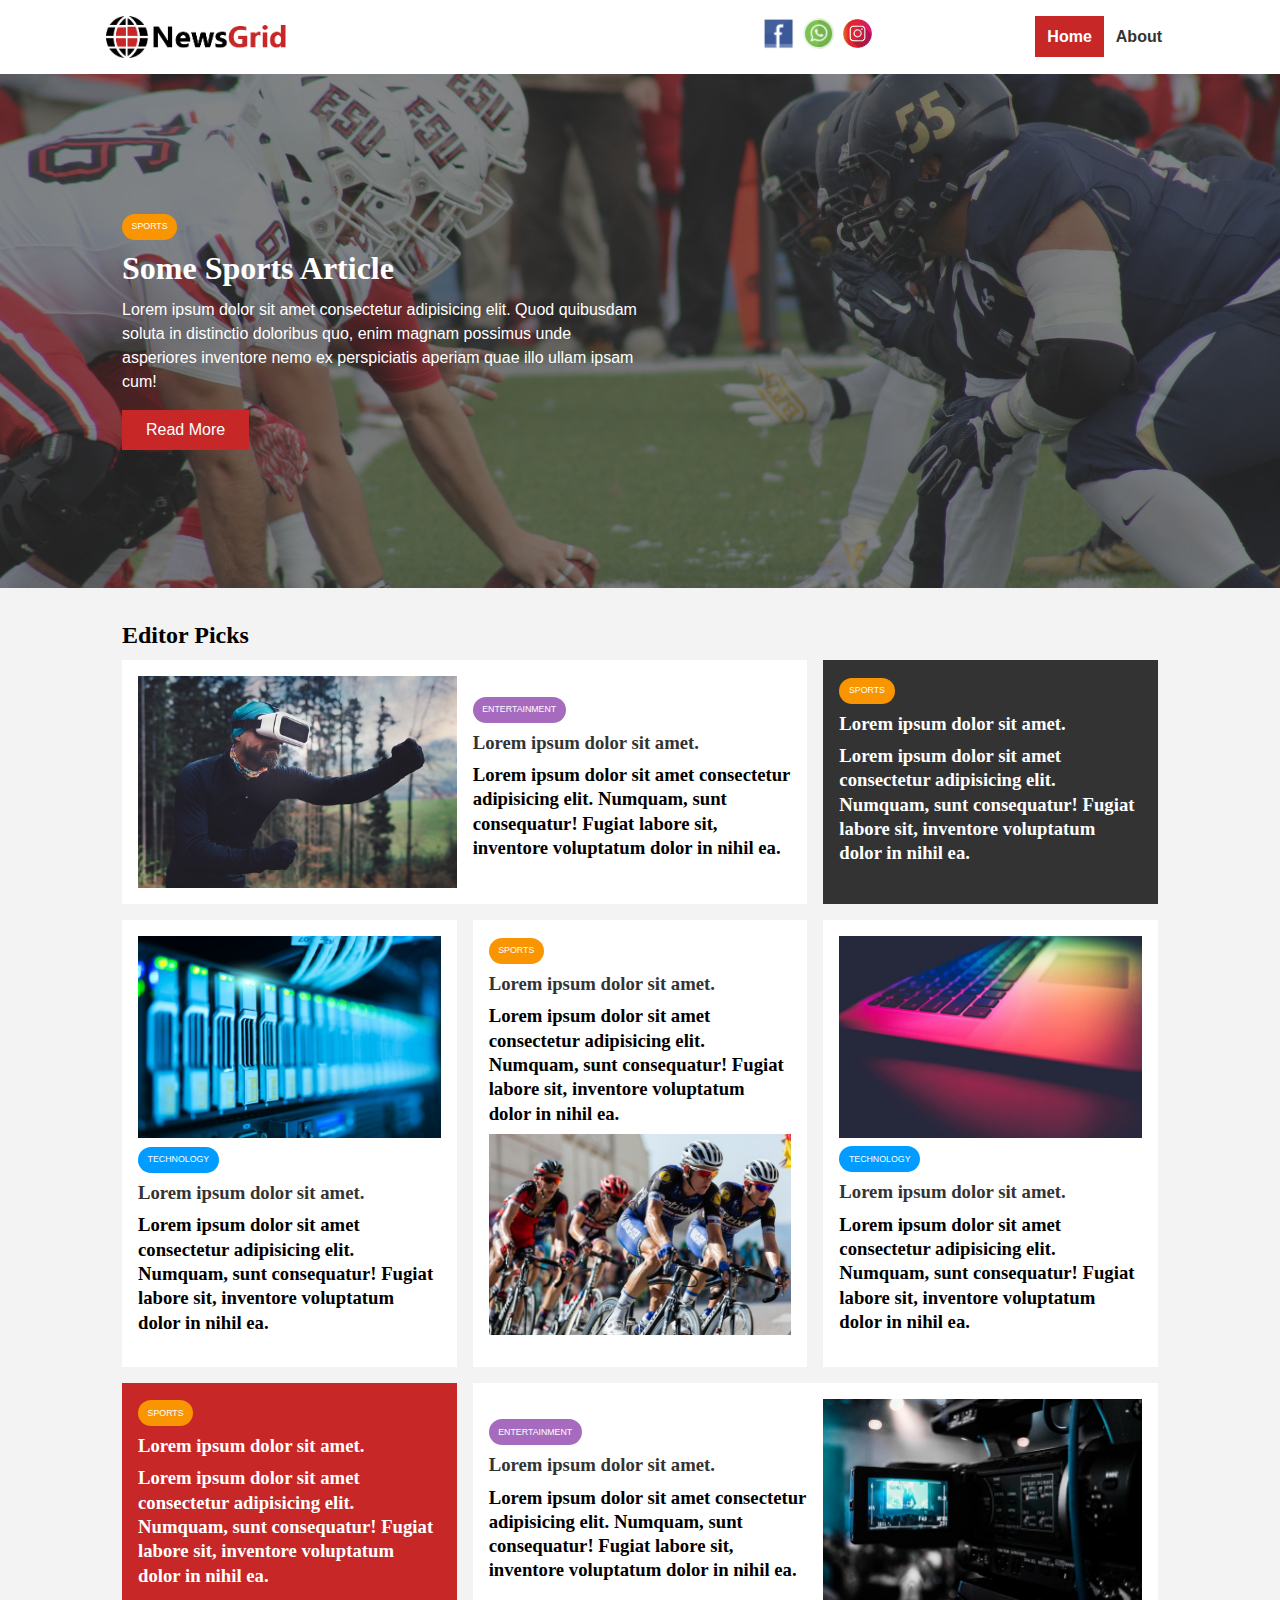
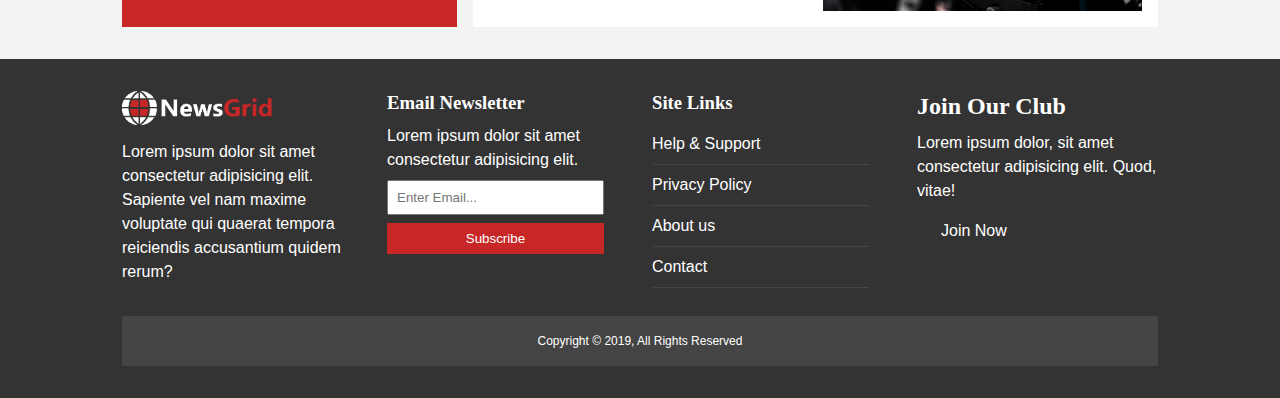
<file: index.html>
<!DOCTYPE html>
<html lang="en">
<head>
    <meta charset="UTF-8">
    <meta name="viewport" content="width=device-width, initial-scale=1.0">
    <meta http-equiv="X-UA-Compatible" content="ie=edge">
    <link rel="stylesheet" href="css/style.css">
    <link rel="stylesheet" media="screen and (max-width: 768px)" href="css/mobile.css">
    <title>NewsGrid | Latest News</title>
    <link rel="icon" href="img/icon.png">
</head>
<body>
    <nav id="mainnav">
        <div class="container">
            <img src="img/logo.png" alt="Newsgrid logo" class="logo">
            <div class="social">
                <a href="http://facebook.com" target=" _blank"><img src="img/Icon_facebook.png" alt="facebook" class="facebook"></a>
                <a href="http://whatsapp.com" target="_blank"><img src="img/24_whatsapp-512.png" alt="whatsapp" class="whatsapp"></a>
                <a href="http://instagram.com" target="_blank"><img src="img//download (1).jpg" alt="instagram" class="instagram"></a>
            </div>
            <ul>
                <li><a  class="current" href="index.html">Home</a></li>
                <li><a href="about.html">About</a></li>
                </ul>
        </div>

    </nav>

    <!-- Showcase -->
    <header id="showcase">
        <div class="container">
            <div class="showcase-container">
                <div class="showcase-content">
                    <div class="category category-sports">Sports</div>
                    <h1>Some Sports Article</h1>
                    <p>Lorem ipsum dolor sit amet consectetur adipisicing elit. Quod quibusdam soluta in distinctio doloribus quo, enim magnam possimus unde asperiores inventore nemo ex perspiciatis aperiam quae illo ullam ipsam cum!</p>
                <a href="article.html" class="btn btn-primary">Read More</a>
                </div>
            </div>
        </div>
    </header>

    <!-- home articles-->
    <section id="home-articles" class="py-2">
        <div class="container">
        <h2>Editor Picks</h2>
         <div class="articles-container">
             <article class="card">
                <img src="img/articles/ent1.jpg" alt="">
                <div>
                    <div class="category category-ent">Entertainment</div>
                    <h3>
                        <a href="article.html">Lorem ipsum dolor sit amet.</a>
                        <p>Lorem ipsum dolor sit amet consectetur adipisicing elit. Numquam, sunt consequatur! Fugiat labore sit, inventore voluptatum dolor in nihil ea.</p>

                    </h3>
                </div>
             </article>

             <article class="card bg-dark" >
               
                    <div class="category category-sports">Sports</div>
                    <h3>
                        <a href="article.html">Lorem ipsum dolor sit amet.</a>
                        <p>Lorem ipsum dolor sit amet consectetur adipisicing elit. Numquam, sunt consequatur! Fugiat labore sit, inventore voluptatum dolor in nihil ea.</p>

                    </h3>
             </article>

             <article class="card">
               <img src="img/articles/tech1.jpg" alt="">
                <div class="category category-tech">Technology </div>
                <h3>
                    <a href="article.html">Lorem ipsum dolor sit amet.</a>
                    <p>Lorem ipsum dolor sit amet consectetur adipisicing elit. Numquam, sunt consequatur! Fugiat labore sit, inventore voluptatum dolor in nihil ea.</p>

                </h3>
          </article>

          <article class="card">
             <div class="category category-sports">Sports</div>
             <h3>
                 <a href="article.html">Lorem ipsum dolor sit amet.</a>
                 <p>Lorem ipsum dolor sit amet consectetur adipisicing elit. Numquam, sunt consequatur! Fugiat labore sit, inventore voluptatum dolor in nihil ea.</p>
                 <img src="img/articles/sports1.jpg" alt="">
             </h3>
       </article>

       <article class="card">
        <img src="img/articles/tech2.jpg" alt="">
         <div class="category category-tech">Technology</div>
         <h3>
             <a href="article.html">Lorem ipsum dolor sit amet.</a>
             <p>Lorem ipsum dolor sit amet consectetur adipisicing elit. Numquam, sunt consequatur! Fugiat labore sit, inventore voluptatum dolor in nihil ea.</p>

         </h3>
   </article>

   <article class="card bg-primary">
               
    <div class="category category-sports">Sports</div>
    <h3>
        <a href="article.html">Lorem ipsum dolor sit amet.</a>
        <p>Lorem ipsum dolor sit amet consectetur adipisicing elit. Numquam, sunt consequatur! Fugiat labore sit, inventore voluptatum dolor in nihil ea.</p>

    </h3>
</article> 


<article class="card">
    <div>
        <div class="category category-ent">Entertainment</div>
        <h3>
            <a href="article.html">Lorem ipsum dolor sit amet.</a>
            <p>Lorem ipsum dolor sit amet consectetur adipisicing elit. Numquam, sunt consequatur! Fugiat labore sit, inventore voluptatum dolor in nihil ea.</p>

        </h3>
    </div>
    <img src="img/articles/ent2.jpg" alt="">
 </article>
         </div>
        </div> 
    </section>

    <footer id="main-footer" class="py-2">
        <div class="container footer-container">
            <div>
                <img src="img/logo_light.png" alt="News Grid">
                <p>Lorem ipsum dolor sit amet consectetur adipisicing elit. Sapiente vel nam maxime voluptate qui quaerat tempora reiciendis accusantium quidem rerum?</p>
            </div>

            <div>
                <h3>Email Newsletter</h3>
                <p>Lorem ipsum dolor sit amet consectetur adipisicing elit.</p>
            <form name="contact" method="POST" data-netlify="true">
                <input type="email"     name="email"
                placeholder="Enter Email...">
                <input type="submit" value="Subscribe" class="btn btn-primary">
            </form>
            </div>
            <div>
                <h3>Site Links</h3>
                <ul class="list">
                    <li><a href="#">Help & Support</a></li>
                    <li><a href="#">Privacy Policy</a></li>
                    <li><a href="#">About us</a></li>
                    <li><a href="#">Contact</a></li>
                </ul>
            </div>
            <div>
                <h2>Join Our Club</h2>
                <p>Lorem ipsum dolor, sit amet consectetur adipisicing elit. Quod, vitae!</p>
                <a href="#" class="btn btn-seconda ry">Join Now</a>
            </div>

            <div>
                <p>Copyright &copy; 2019, All Rights Reserved</p>
            </div>
        </div>
    </footer>
    
</body>
</html>
</file>
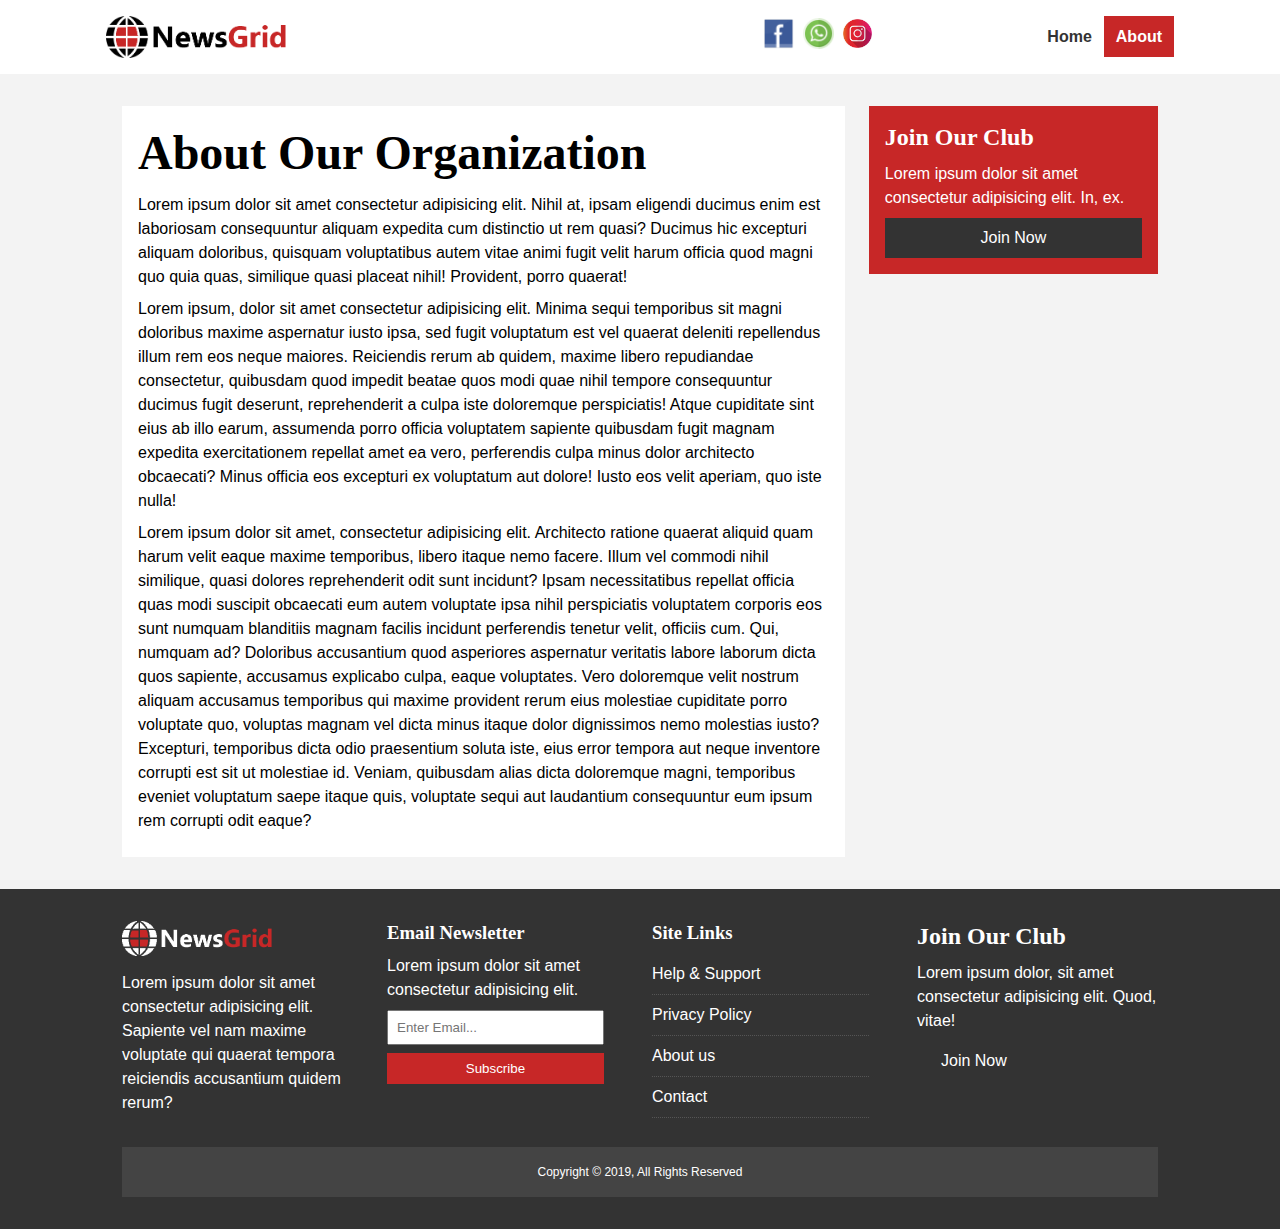
<file: about.html>
<!DOCTYPE html>
<html lang="en">
<head>
    <meta charset="UTF-8">
    <meta name="viewport" content="width=device-width, initial-scale=1.0">
    <meta http-equiv="X-UA-Compatible" content="ie=edge">
    <link rel="stylesheet" href="css/style.css">
    <link rel="stylesheet" media="screen and (max-width: 768px)" href="css/mobile.css">
    <title>NewsGrid | About</title>
    <link rel="icon" href="img/icon.png">
</head>
<body>
    <nav id="mainnav">
        <div class="container">
            <img src="img/logo.png" alt="Newsgrid logo" class="logo">
            <div class="social">
                <a href="http://facebook.com" target=" _blank"><img src="img/Icon_facebook.png" alt="facebook" class="facebook"></a>
                <a href="http://whatsapp.com" target="_blank"><img src="img/24_whatsapp-512.png" alt="whatsapp" class="whatsapp"></a>
                <a href="http://instagram.com" target="_blank"><img src="img//download (1).jpg" alt="instagram" class="instagram"></a>
            </div>
            <ul>
                <li><a  href="index.html">Home</a></li>
                <li><a class="current" href="about.html">About</a></li>
                </ul>
        </div>

    </nav>

    <section id="about">
        <div class="container">
            <div class="page-container">
                <article class="card">
                    <h1 class="l-heading">About Our Organization</h1>
                    <p>Lorem ipsum dolor sit amet consectetur adipisicing elit. Nihil at, ipsam eligendi ducimus enim est laboriosam consequuntur aliquam expedita cum distinctio ut rem quasi? Ducimus hic excepturi aliquam doloribus, quisquam voluptatibus autem vitae animi fugit velit harum officia quod magni quo quia quas, similique quasi placeat nihil! Provident, porro quaerat!</p>
                    <p>Lorem ipsum, dolor sit amet consectetur adipisicing elit. Minima sequi temporibus sit magni doloribus maxime aspernatur iusto ipsa, sed fugit voluptatum est vel quaerat deleniti repellendus illum rem eos neque maiores. Reiciendis rerum ab quidem, maxime libero repudiandae consectetur, quibusdam quod impedit beatae quos modi quae nihil tempore consequuntur ducimus fugit deserunt, reprehenderit a culpa iste doloremque perspiciatis! Atque cupiditate sint eius ab illo earum, assumenda porro officia voluptatem sapiente quibusdam fugit magnam expedita exercitationem repellat amet ea vero, perferendis culpa minus dolor architecto obcaecati? Minus officia eos excepturi ex voluptatum aut dolore! Iusto eos velit aperiam, quo iste nulla!</p>
                    <p>Lorem ipsum dolor sit amet, consectetur adipisicing elit. Architecto ratione quaerat aliquid quam harum velit eaque maxime temporibus, libero itaque nemo facere. Illum vel commodi nihil similique, quasi dolores reprehenderit odit sunt incidunt? Ipsam necessitatibus repellat officia quas modi suscipit obcaecati eum autem voluptate ipsa nihil perspiciatis voluptatem corporis eos sunt numquam blanditiis magnam facilis incidunt perferendis tenetur velit, officiis cum. Qui, numquam ad? Doloribus accusantium quod asperiores aspernatur veritatis labore laborum dicta quos sapiente, accusamus explicabo culpa, eaque voluptates. Vero doloremque velit nostrum aliquam accusamus temporibus qui maxime provident rerum eius molestiae cupiditate porro voluptate quo, voluptas magnam vel dicta minus itaque dolor dignissimos nemo molestias iusto? Excepturi, temporibus dicta odio praesentium soluta iste, eius error tempora aut neque inventore corrupti est sit ut molestiae id. Veniam, quibusdam alias dicta doloremque magni, temporibus eveniet voluptatum saepe itaque quis, voluptate sequi aut laudantium consequuntur eum ipsum rem corrupti odit eaque?</p>
                </article>

                <aside class="card bg-primary">
                    <h2>Join Our Club</h2>
                    <p>Lorem ipsum dolor sit amet consectetur adipisicing elit. In, ex.</p>
                    <a href="#" class="btn btn-dark btn-block">Join Now</a>
                </aside>
            </div>
        </div>
    </section>

<!--footer-->
    <footer id="main-footer" class="py-2">
        <div class="container footer-container">
            <div>
                <img src="img/logo_light.png" alt="News Grid">
                <p>Lorem ipsum dolor sit amet consectetur adipisicing elit. Sapiente vel nam maxime voluptate qui quaerat tempora reiciendis accusantium quidem rerum?</p>
            </div>

            <div>
                <h3>Email Newsletter</h3>
                <p>Lorem ipsum dolor sit amet consectetur adipisicing elit.</p>
        <form name="contact" method="POST" data-netlify="true">
            <input type="email" name="email" placeholder="Enter Email...">
            <input type="submit" value="Subscribe" class="btn btn-primary">
        </form>
            </div>
            <div>
                <h3>Site Links</h3>
                <ul class="list">
                    <li><a href="#">Help & Support</a></li>
                    <li><a href="#">Privacy Policy</a></li>
                    <li><a href="#">About us</a></li>
                    <li><a href="#">Contact</a></li>
                </ul>
            </div>
            <div>
                <h2>Join Our Club</h2>
                <p>Lorem ipsum dolor, sit amet consectetur adipisicing elit. Quod, vitae!</p>
                <a href="#" class="btn btn-seconda ry">Join Now</a>
            </div>

            <div>
                <p>Copyright &copy; 2019, All Rights Reserved</p>
            </div>
        </div>
    </footer>
    
</body>
</html>
</file>
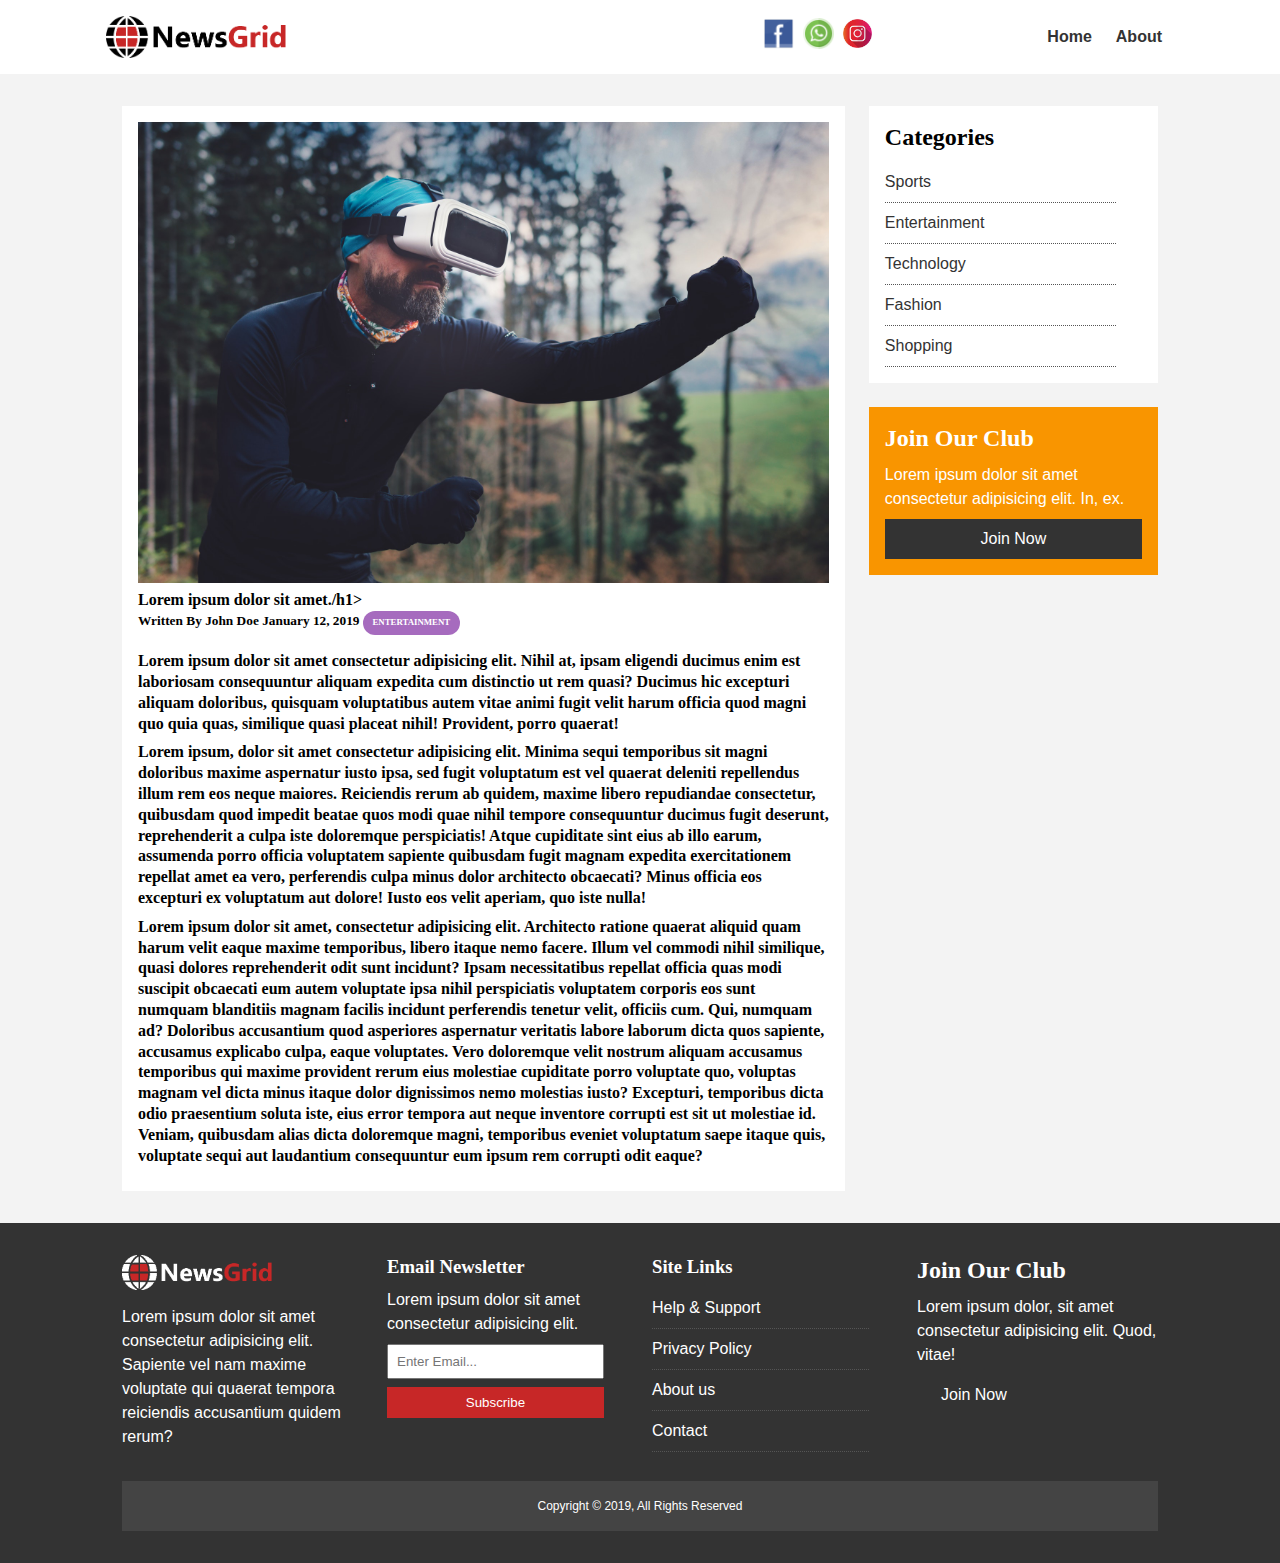
<file: article.html>
<!DOCTYPE html>
<html lang="en">
<head>
    <meta charset="UTF-8">
    <meta name="viewport" content="width=device-width, initial-scale=1.0">
    <meta http-equiv="X-UA-Compatible" content="ie=edge">
    <link rel="stylesheet" href="css/style.css">
    <link rel="stylesheet" media="screen and (max-width: 768px)" href="css/mobile.css">
    <title>NewsGrid | Article</title>
    <link rel="icon" href="img/icon.png">
</head>
<body>
    <nav id="mainnav">
        <div class="container">
            <img src="img/logo.png" alt="Newsgrid logo" class="logo">
            <div class="social">
                <a href="http://facebook.com" target=" _blank"><img src="img/Icon_facebook.png" alt="facebook" class="facebook"></a>
                <a href="http://whatsapp.com" target="_blank"><img src="img/24_whatsapp-512.png" alt="whatsapp" class="whatsapp"></a>
                <a href="http://instagram.com" target="_blank"><img src="img//download (1).jpg" alt="instagram" class="instagram"></a>
            </div>
            <ul>
                <li><a  href="index.html">Home</a></li>
                <li><a  href="about.html">About</a></li>
                </ul>
        </div>

    </nav>

    <section id="article">
        <div class="container">
            <div class="page-container">
                <article class="card">
                    <img src="img/articles/ent1.jpg" alt="">
                    <h1 class="l-heading">Lorem ipsum dolor sit amet./h1>
                    <div class="meta">
                        <small>
                            Written By John Doe January 12, 2019
                        </small>

                        <div class="category category-ent">Entertainment</div>
                    </div>
                    <p>Lorem ipsum dolor sit amet consectetur adipisicing elit. Nihil at, ipsam eligendi ducimus enim est laboriosam consequuntur aliquam expedita cum distinctio ut rem quasi? Ducimus hic excepturi aliquam doloribus, quisquam voluptatibus autem vitae animi fugit velit harum officia quod magni quo quia quas, similique quasi placeat nihil! Provident, porro quaerat!</p>
                    <p>Lorem ipsum, dolor sit amet consectetur adipisicing elit. Minima sequi temporibus sit magni doloribus maxime aspernatur iusto ipsa, sed fugit voluptatum est vel quaerat deleniti repellendus illum rem eos neque maiores. Reiciendis rerum ab quidem, maxime libero repudiandae consectetur, quibusdam quod impedit beatae quos modi quae nihil tempore consequuntur ducimus fugit deserunt, reprehenderit a culpa iste doloremque perspiciatis! Atque cupiditate sint eius ab illo earum, assumenda porro officia voluptatem sapiente quibusdam fugit magnam expedita exercitationem repellat amet ea vero, perferendis culpa minus dolor architecto obcaecati? Minus officia eos excepturi ex voluptatum aut dolore! Iusto eos velit aperiam, quo iste nulla!</p>
                    <p>Lorem ipsum dolor sit amet, consectetur adipisicing elit. Architecto ratione quaerat aliquid quam harum velit eaque maxime temporibus, libero itaque nemo facere. Illum vel commodi nihil similique, quasi dolores reprehenderit odit sunt incidunt? Ipsam necessitatibus repellat officia quas modi suscipit obcaecati eum autem voluptate ipsa nihil perspiciatis voluptatem corporis eos sunt numquam blanditiis magnam facilis incidunt perferendis tenetur velit, officiis cum. Qui, numquam ad? Doloribus accusantium quod asperiores aspernatur veritatis labore laborum dicta quos sapiente, accusamus explicabo culpa, eaque voluptates. Vero doloremque velit nostrum aliquam accusamus temporibus qui maxime provident rerum eius molestiae cupiditate porro voluptate quo, voluptas magnam vel dicta minus itaque dolor dignissimos nemo molestias iusto? Excepturi, temporibus dicta odio praesentium soluta iste, eius error tempora aut neque inventore corrupti est sit ut molestiae id. Veniam, quibusdam alias dicta doloremque magni, temporibus eveniet voluptatum saepe itaque quis, voluptate sequi aut laudantium consequuntur eum ipsum rem corrupti odit eaque?</p>
                </article>

                <aside id="categories" class="card">
                    <h2>Categories</h2>
                    <ul class="list">
                        <li><a href="#">Sports</a></li>
                        <li><a href="#">Entertainment</a></li>
                        <li><a href="#">Technology</a></li>
                        <li><a href="#">Fashion</a></li>
                        <li><a href="#">Shopping</a></li>
                    </ul>
                </aside>

                <aside class="card bg-secondary">
                    <h2>Join Our Club</h2>
                    <p>Lorem ipsum dolor sit amet consectetur adipisicing elit. In, ex.</p>
                    <a href="#" class="btn btn-dark btn-block">Join Now</a>
                </aside>
            </div>
        </div>
    </section>

<!--footer-->
    <footer id="main-footer" class="py-2">
        <div class="container footer-container">
            <div>
                <img src="img/logo_light.png" alt="News Grid">
                <p>Lorem ipsum dolor sit amet consectetur adipisicing elit. Sapiente vel nam maxime voluptate qui quaerat tempora reiciendis accusantium quidem rerum?</p>
            </div>

            <div>
                <h3>Email Newsletter</h3>
                <p>Lorem ipsum dolor sit amet consectetur adipisicing elit.</p>
            <form>
                <input type="email" placeholder="Enter Email...">
                <input type="submit" value="Subscribe" class="btn btn-primary">
            </form>
            </div>
            <div>
                <h3>Site Links</h3>
                <ul class="list">
                    <li><a href="#">Help & Support</a></li>
                    <li><a href="#">Privacy Policy</a></li>
                    <li><a href="#">About us</a></li>
                    <li><a href="#">Contact</a></li>
                </ul>
            </div>
            <div>
                <h2>Join Our Club</h2>
                <p>Lorem ipsum dolor, sit amet consectetur adipisicing elit. Quod, vitae!</p>
                <a href="#" class="btn btn-seconda ry">Join Now</a>
            </div>

            <div>
                <p>Copyright &copy; 2019, All Rights Reserved</p>
            </div>
        </div>
    </footer>
    
</body>
</html>
</file>
<file: css/style.css>
:root{
    --primary-color: #c72727;
    --secondary-color: #f99500;
    --light-color: #f3f3f3;
    --dark-color: #333;
    --max-width: 1100px;
}

.category{
    --sport-color: #f99500;
    --ent-color: #a66bbe;
    --tech-color: #009cff;
}
 
*{
    margin: 0;
    padding: 0;
    box-sizing: border-box;
}

body{
    font-family: sans-serif;
    line-height: 1.5;
    background: var(--light-color);
}

a{
    color: #333;
    text-decoration: none;
}

ul{
    list-style: none;
}

p{
    margin: .5rem 0;
}


img{
    width: 100%;
}

h1,h2,h3,h4,h5,h6{
    font-family: cursive;
    margin-bottom: .55rem;
    line-height: 1.3;
}

/*utility*/
.container{
    max-width: var(--max-width);
    margin: auto;
    padding: 0 2rem;
    overflow: hidden;
}

.category{
    display: inline-block;
    color: #fff;
    font-size: 0.55rem;
    text-transform: uppercase;
    padding: 0.4rem 0.6rem;
    border-radius: 15px;
    margin-bottom: 0.5rem;
}

.category-sports{
    background: var(--sport-color);
}

.category-ent{
    background: var(--ent-color);
}
.category-tech{
    background: var(--tech-color);
}

.btn{
    display: inline-block;
    border: none;
    background: var(--dark-color);
    color: #fff;
    padding: 0.5rem 1.5rem;

}

.btn-light{background: var(--light-color);}
.btn-primary{background: var(--primary-color);}
.btn-secondary{background: var(--secondary-color);}
    
.btn:hover{
opacity: 0.9;
}

.btn-block{
    display: block;
    width: 100%;
    text-align: center;
}

.card{
    background: #fff;
    padding: 1rem;
}

.bg-dark{
    background: var(--dark-color);
    color: #fff;
}

.bg-primary{
    background: var(--primary-color);
    color: #fff;
}

.bg-secondary{
    background: var(--secondary-color);
    color: #fff;
}

.bg-dark h1,
.bg-dark h2,
.bg-dark h3,
.bg-dark a,
.bg-primary h1,
.bg-primary h2,
.bg-primary h3,
.bg-primary a,
.bg-secondary h1,
.bg-secondary h2,
.bg-secondary h3,
.bg-secondary a{
    color: #fff;
}



.py-1{padding: 1.5rem 0;}
.py-2{padding: 2rem 0;}
.py-3{padding: 3rem 0;}
.p-1{padding: 1.5rem 0;}
.p-2{padding: 2rem 0;}
.p-3{padding: 3rem 0;}

.l-heading{
    font-size: 3rem;
}

.list li{
    padding: .5rem 0;
    border-bottom: #555 dotted 1px;
    width: 90%; 
}

.list li a:hover{
    color: var(--primary-color) !important;
}

.page-container{
    display: grid;
    grid-template-columns: 5fr 2fr;
    margin: 2rem 0;
    grid-gap: 1.5rem;
}

.page-container > *:first-child{
    grid-row: 1 /span 3;
}

#mainnav{
    background: #fff;
    position: sticky;
    top: 0;
    z-index: 2;
}

#mainnav .container{
    display: grid;
    grid-template-columns: 6fr 4fr 2fr;
    padding: 1rem;
    align-items: center;
}

.facebook, .whatsapp, .instagram{
    width: 35px;
    padding: 2px;
}

#mainnav .logo{
    width: 180px;
}

#mainnav ul{
    justify-self: end;
    display: flex;
}

#mainnav ul li a{
    padding: 0.75rem;
    font-weight: bold;
}

#mainnav ul li a.current{
    background: var(--primary-color);
    color: #fff;
}

#mainnav ul li a:hover{
background: var(--light-color);
color: #333;
transition: 1s;
}
#mainnav .social{
    justify-self: center;
}

/*showcase*/

#showcase{
    color: #fff;
    background: #333;
    padding: 2rem;
    position: relative;
}

#showcase:before {
    content: '';
    background: url('../img/featured.jpg') no-repeat center center/cover;
    position: absolute;
    top: 0;
    left: 0;
    width: 100%;
    height: 100%;
    opacity: 0.4;

}

#showcase .showcase-container{
    display: grid;
    grid-template-columns: repeat(2, 1fr);
    justify-content: center;
    align-items: center;
    height: 50vh;
}

#showcase .showcase-content{
    z-index: 1;
}

#showcase .showcase-content p{
    margin-bottom: 1rem;
}

/*home articles*/
#home-articles .articles-container{
    display: grid;
    grid-template-columns: repeat(3, 1fr);
    grid-gap: 1rem;
}

 #home-articles .articles-container > *:first-child{
      display: grid;
      grid-template-columns: repeat(2, 1fr);
      grid-gap: 1rem;
      align-items: center;
      grid-column: 1 / span 2;
 }

 #home-articles .articles-container > *:last-child{
     display: grid;
     grid-template-columns: repeat(2, 1fr);
     grid-gap: 1rem;
     align-items: center;
     grid-column: 2 / span 2;
 }

 .article .meta{
     display: flex;
     justify-content: space-between;
    align-items: center;
    background: #eee;
    padding: 0.5rem;

 }

 .article .meta .category{
     margin-top: 0.4rem;
 }

 /*footer*/

 #main-footer{
     background: var(--dark-color);
     color: #fff;
 }

 #main-footer img{
     width: 150px;
 }

 #main-footer a{
     color: #fff;
 }

  #main-footer .footer-container{
      display: grid;
      grid-template-columns: repeat(4, 1fr);
      grid-gap: 1.5rem;
  }

  #main-footer .footer-container >  *:last-child{
      background: #444;
      grid-column: 1 / span 4;
      padding: .5rem;
      text-align: center;
      font-size: 0.75rem;
  }

  #main-footer .footer-container input[type='email']{
      width: 90%;
      padding: 0.5rem;
      margin-bottom: 0.5rem;
  }

  #main-footer .footer-container input[type='submit']{
      width: 90%;
  }

  /*article font size*/

  #article h1, #article p{
      font-size: 1rem !important;
  }
</file>
<file: css/mobile.css>
/*navigation*/
#mainnav .social{
    display: none;
}

#mainnav .container{
    grid-template-columns: 1fr;
    grid-gap: 1.2em;
}

#mainnav .container ul{
    justify-self: center;
    padding:  
}

#mainnav .container .logo{
    justify-self: center;
}

#mainnav ul li a{
    padding: 0.50rem; 
}

#home-articles .articles-container{
    grid-template-columns: repeat(2, 1fr);

}

#home-articles .articles-container > *:first-child,
#home-articles .articles-container > *:last-child{
    grid-template-columns: 1fr;
    grid-column: 1;
}
@media(max-width: 600px) {
    #showcase .showcase-container,
    #home-articles .articles-container ,
    #main-footer .footer-container {
         grid-template-columns: 1fr;
    }

    #main-footer .footer-container > *:last-child{
        grid-column: 1;
    }

    #main-footer .footer-container > *{
        border-bottom: #444 dotted 1px;
        padding-bottom: 1rem;
    }

    #main-footer .footer-container > *:last-child,
    #main-footer .footer-container > *:nth-child(3),
    #main-footer .footer-container > *:nth-child(4) {
        border: none;
    }

    .page-container{
        grid-template-columns: 1fr;
        text-align: center; 
    }
}


@media(max-width: 350px){
    #showcase .showcase-content h1{
       height: 30vh;

    }
}
</file>
